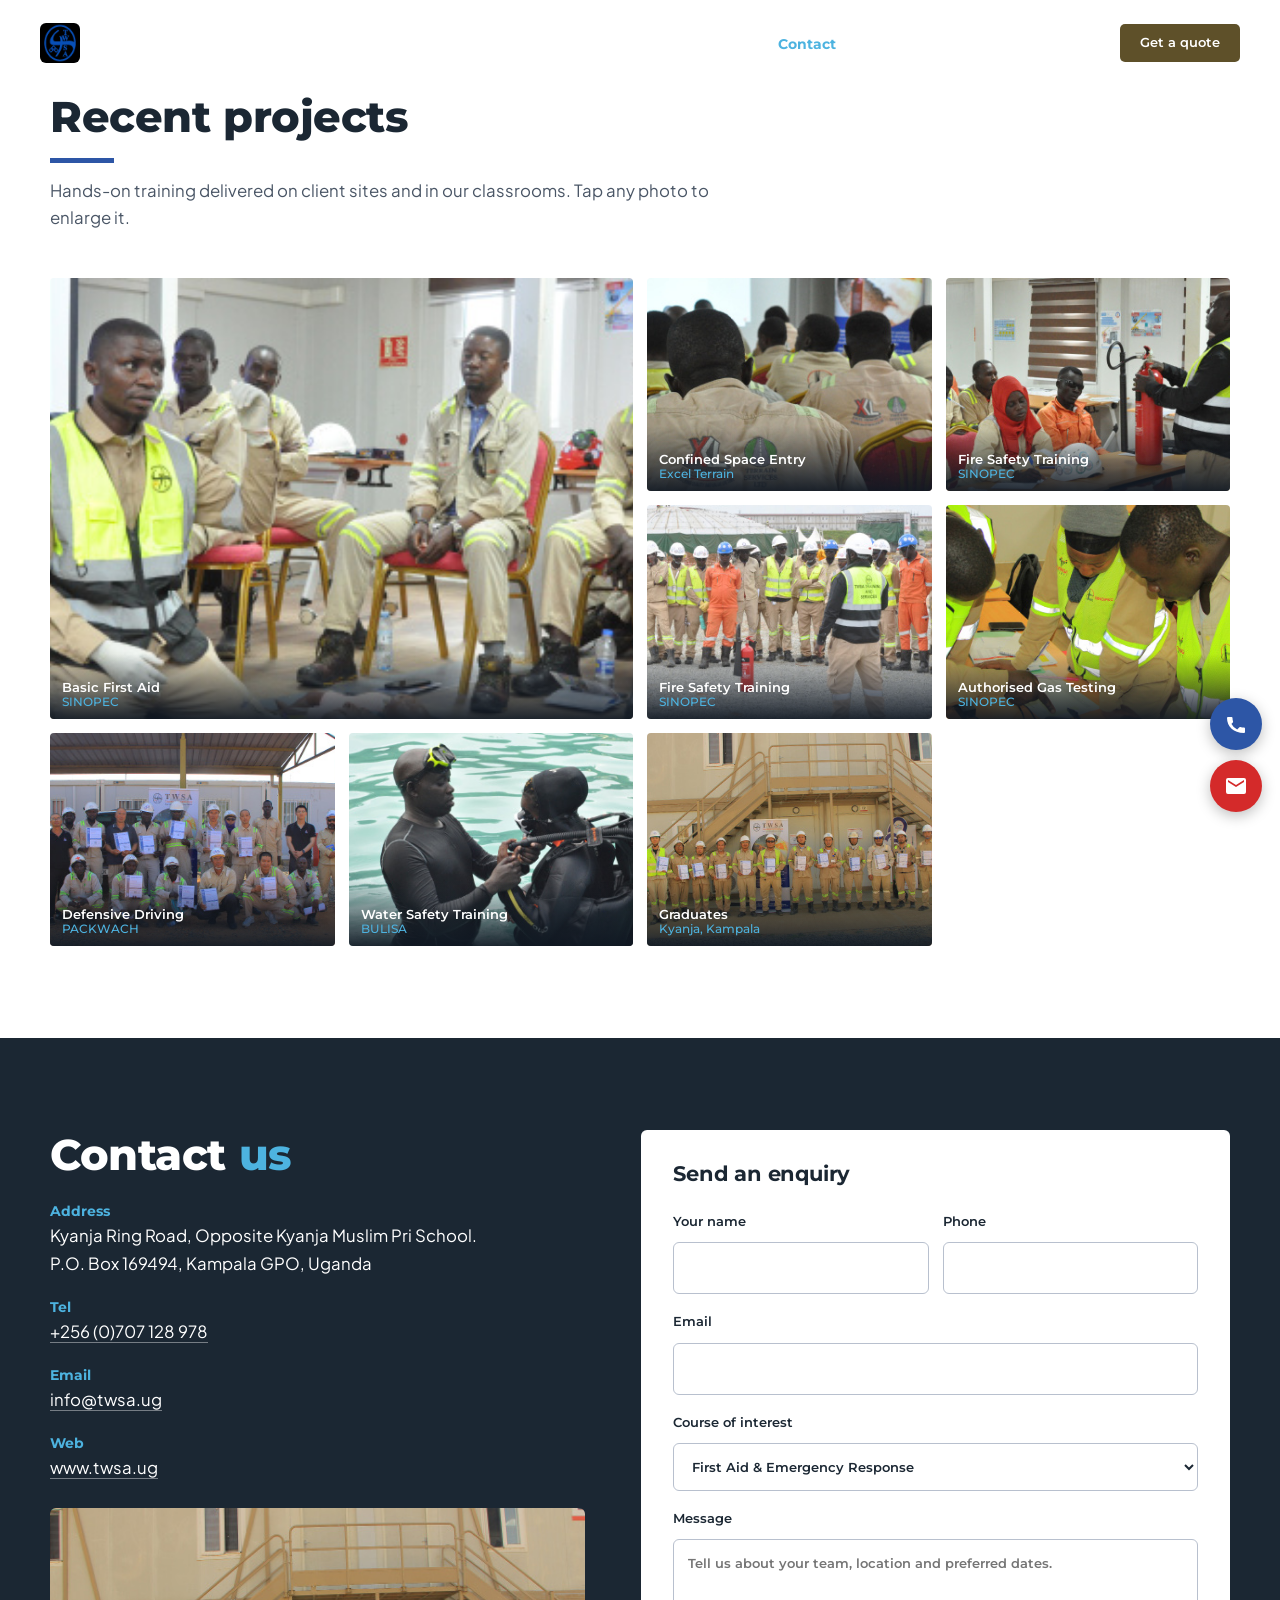
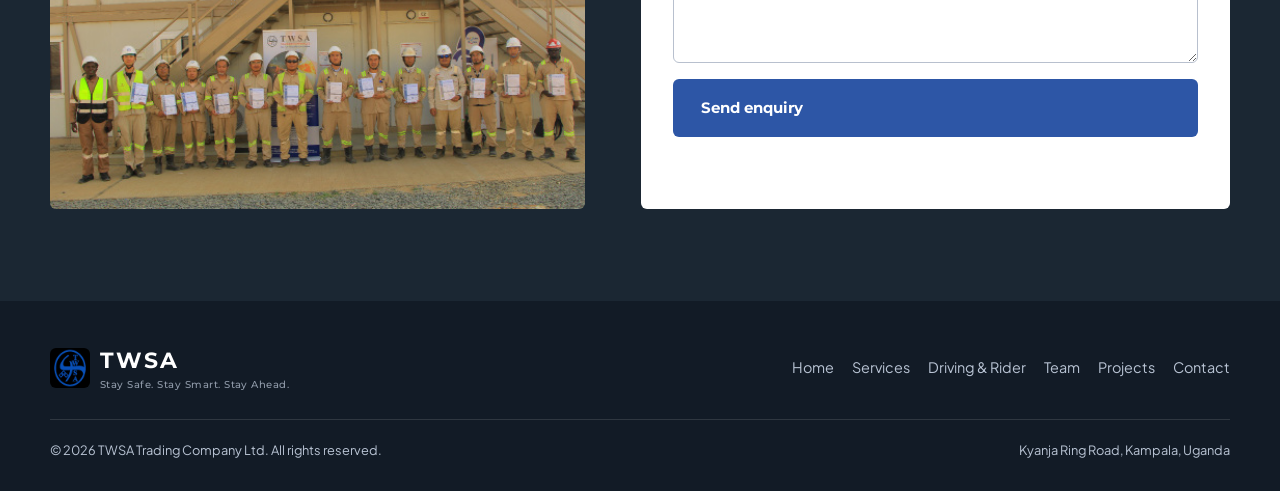
<file: contact.html>
<!DOCTYPE html>
<html lang="en">
<head>
<meta charset="utf-8">
<meta name="viewport" content="width=device-width, initial-scale=1, viewport-fit=cover">
<title>Contact &amp; Projects | TWSA Training &amp; Services</title>
<meta name="description" content="Contact TWSA Training & Services in Kampala, Uganda — see recent projects and send an enquiry.">
<link rel="preconnect" href="https://fonts.googleapis.com">
<link rel="preconnect" href="https://fonts.gstatic.com" crossorigin>
<link href="https://fonts.googleapis.com/css2?family=Montserrat:ital,wght@0,400;0,500;0,600;0,700;0,800;1,500&family=Plus+Jakarta+Sans:wght@400;500;600;700&display=swap" rel="stylesheet">
<link rel="stylesheet" href="https://cdnjs.cloudflare.com/ajax/libs/font-awesome/6.4.0/css/all.min.css">
<link rel="stylesheet" href="css/style.css">
<link rel="stylesheet" href="css/hero-slider.css">
</head>
<body>
<a class="skip" href="#main">Skip to content</a>

<header class="site">
  <a class="brand" href="index.html" aria-label="TWSA home">
    <img src="images/logo.png" alt="TWSA logo" width="40" height="40">
    <span><b>TWSA</b><small>Training &amp; Services</small></span>
  </a>

  <ul class="nav-links">
    <li><a href="index.html">Home</a></li>
    <li><a href="services.html">Services</a></li>
    <li><a href="index.html#driving">Driving</a></li>
    <li><a href="team.html">Team</a></li>
    <li class="active"><a href="contact.html">Contact</a></li>
  </ul>

  <div class="nav-buttons">
    <button class="theme" aria-label="Toggle dark mode"><i class="fa-regular fa-moon"></i></button>
    <a class="btn-login" href="contact.html" style="text-decoration:none">Get a quote</a>
  </div>
</header>

<main id="main">

<!-- PROJECTS -->
<section id="projects">
  <div class="wrap">
    <div class="sec-head">
      <h2>Recent projects</h2>
      <p>Hands-on training delivered on client sites and in our classrooms. Tap any photo to enlarge it.</p>
    </div>
    <div class="gallery" id="gallery"></div>
  </div>
</section>

<!-- CONTACT -->
<section id="contact" class="contact">
  <div class="wrap contact-grid">
    <div>
      <h2>Contact <span>us</span></h2>
      <dl>
        <div><dt>Address</dt><dd>Kyanja Ring Road, Opposite Kyanja Muslim Pri School.<br>P.O. Box 169494, Kampala GPO, Uganda</dd></div>
        <div><dt>Tel</dt><dd><a href="tel:+256707128978">+256 (0)707 128 978</a></dd></div>
        <div><dt>Email</dt><dd><a href="mailto:info@twsa.ug">info@twsa.ug</a></dd></div>
        <div><dt>Web</dt><dd><a href="https://www.twsa.ug" target="_blank" rel="noopener">www.twsa.ug</a></dd></div>
      </dl>
      <div class="contact-photo"><img src="images/proj8.jpg" alt="TWSA trainees with certificates in front of site offices"></div>
    </div>
    <form id="enquiry" novalidate>
      <h3>Send an enquiry</h3>
      <div class="row2">
        <label>Your name<input name="name" required autocomplete="name"></label>
        <label>Phone<input name="phone" type="tel" autocomplete="tel"></label>
      </div>
      <label>Email<input name="email" type="email" required autocomplete="email"></label>
      <label>Course of interest
        <select name="course" id="courseSel"></select>
      </label>
      <label>Message<textarea name="msg" required placeholder="Tell us about your team, location and preferred dates."></textarea></label>
      <button class="btn blue" type="submit">Send enquiry</button>
      <p class="note" id="formNote" role="status"></p>
    </form>
  </div>
</section>

</main>

<div class="fab-container">
  <a class="fab fab-call" href="tel:+256707128978" aria-label="Call us">
    <svg viewBox="0 0 24 24"><path d="M6.62 10.79a15.05 15.05 0 006.59 6.59l2.2-2.2a1 1 0 011.01-.24c1.12.37 2.33.57 3.58.57a1 1 0 011 1V20a1 1 0 01-1 1C9.61 21 3 14.39 3 6a1 1 0 011-1h3.5a1 1 0 011 1c0 1.25.2 2.46.57 3.58a1 1 0 01-.25 1.01l-2.2 2.2z"/></svg>
  </a>
  <a class="fab fab-mail" href="mailto:info@twsa.ug" aria-label="Email us">
    <svg viewBox="0 0 24 24"><path d="M20 4H4a2 2 0 00-2 2v12a2 2 0 002 2h16a2 2 0 002-2V6a2 2 0 00-2-2zm0 4l-8 5-8-5V6l8 5 8-5v2z"/></svg>
  </a>
</div>

<nav class="bottom-tab" aria-label="Mobile navigation">
  <a href="index.html"><svg viewBox="0 0 24 24"><path d="M10 20v-6h4v6h5v-8h3L12 3 2 12h3v8z"/></svg><span>Home</span></a>
  <a href="services.html"><svg viewBox="0 0 24 24"><path d="M12 2C6.48 2 2 6.48 2 12s4.48 10 10 10 10-4.48 10-10S17.52 2 12 2zm-2 15l-5-5 1.41-1.41L10 14.17l7.59-7.59L19 8l-9 9z"/></svg><span>Services</span></a>
  <a href="team.html"><svg viewBox="0 0 24 24"><path d="M16 11c1.66 0 2.99-1.34 2.99-3S17.66 5 16 5c-1.66 0-3 1.34-3 3s1.34 3 3 3zm-8 0c1.66 0 2.99-1.34 2.99-3S9.66 5 8 5C6.34 5 5 6.34 5 8s1.34 3 3 3zm0 2c-2.33 0-7 1.17-7 3.5V19h14v-2.5c0-2.33-4.67-3.5-7-3.5zm8 0c-.29 0-.62.02-.97.05 1.16.84 1.97 1.97 1.97 3.45V19h6v-2.5c0-2.33-4.67-3.5-7-3.5z"/></svg><span>Team</span></a>
  <a href="contact.html" class="active"><svg viewBox="0 0 24 24"><path d="M20 4H4a2 2 0 00-2 2v12a2 2 0 002 2h16a2 2 0 002-2V6a2 2 0 00-2-2zm0 4l-8 5-8-5V6l8 5 8-5v2z"/></svg><span>Contact</span></a>
</nav>

<footer>
  <div class="wrap">
    <div class="foot">
      <a class="brand" href="index.html"><img src="images/logo.png" alt="" width="46" height="46"><span><b>TWSA</b><small>Stay Safe. Stay Smart. Stay Ahead.</small></span></a>
      <nav aria-label="Footer">
        <a href="index.html">Home</a>
        <a href="services.html">Services</a>
        <a href="index.html#driving">Driving &amp; Rider</a>
        <a href="team.html">Team</a>
        <a href="contact.html#projects">Projects</a>
        <a href="contact.html">Contact</a>
      </nav>
    </div>
    <div class="copy">
      <span>&copy; <span id="yr"></span> TWSA Trading Company Ltd. All rights reserved.</span>
      <span>Kyanja Ring Road, Kampala, Uganda</span>
    </div>
  </div>
</footer>

<button class="top" id="toTop" aria-label="Back to top">&#8593;</button>

<!-- LIGHTBOX -->
<dialog id="lb" aria-label="Project photo">
  <button class="close" aria-label="Close" data-close>&times;</button>
  <img id="lbImg" alt="">
  <p id="lbCap"></p>
</dialog>

<script src="js/app.js"></script>
</body>
</html>
</file>
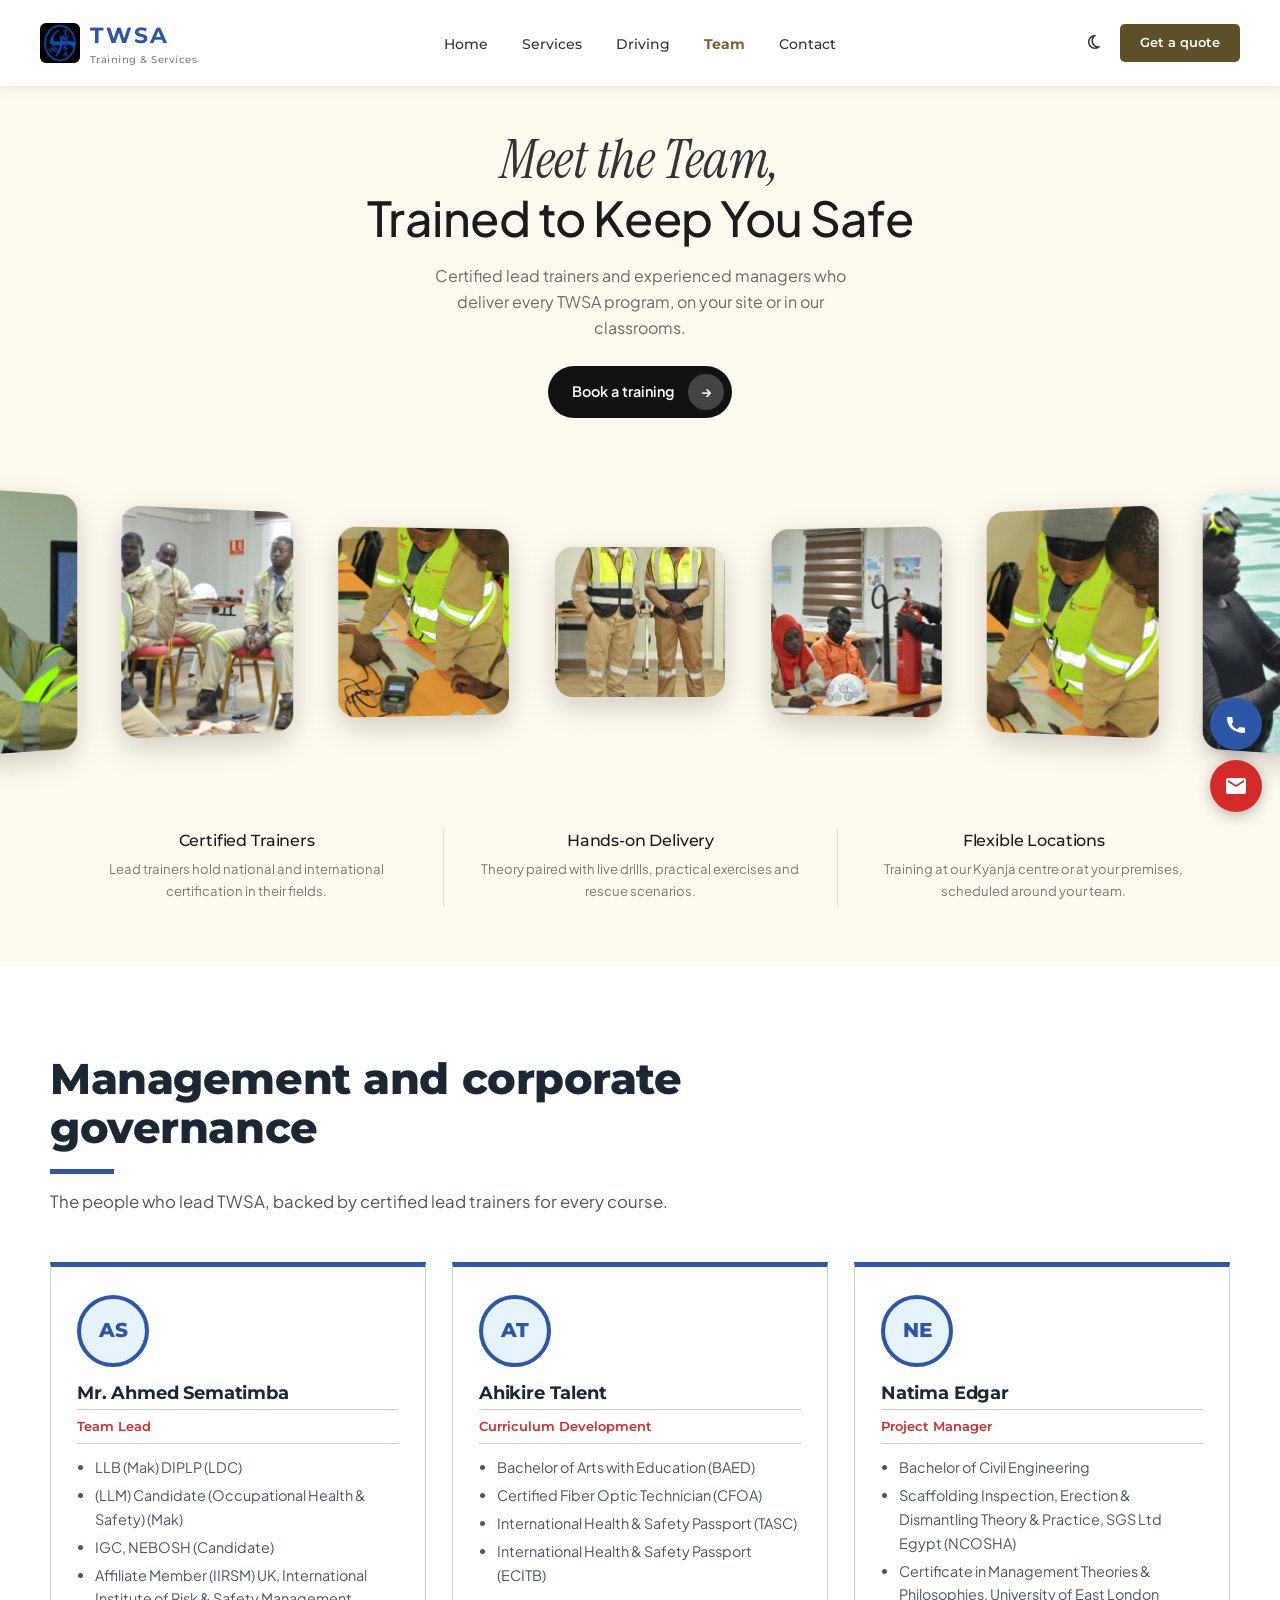
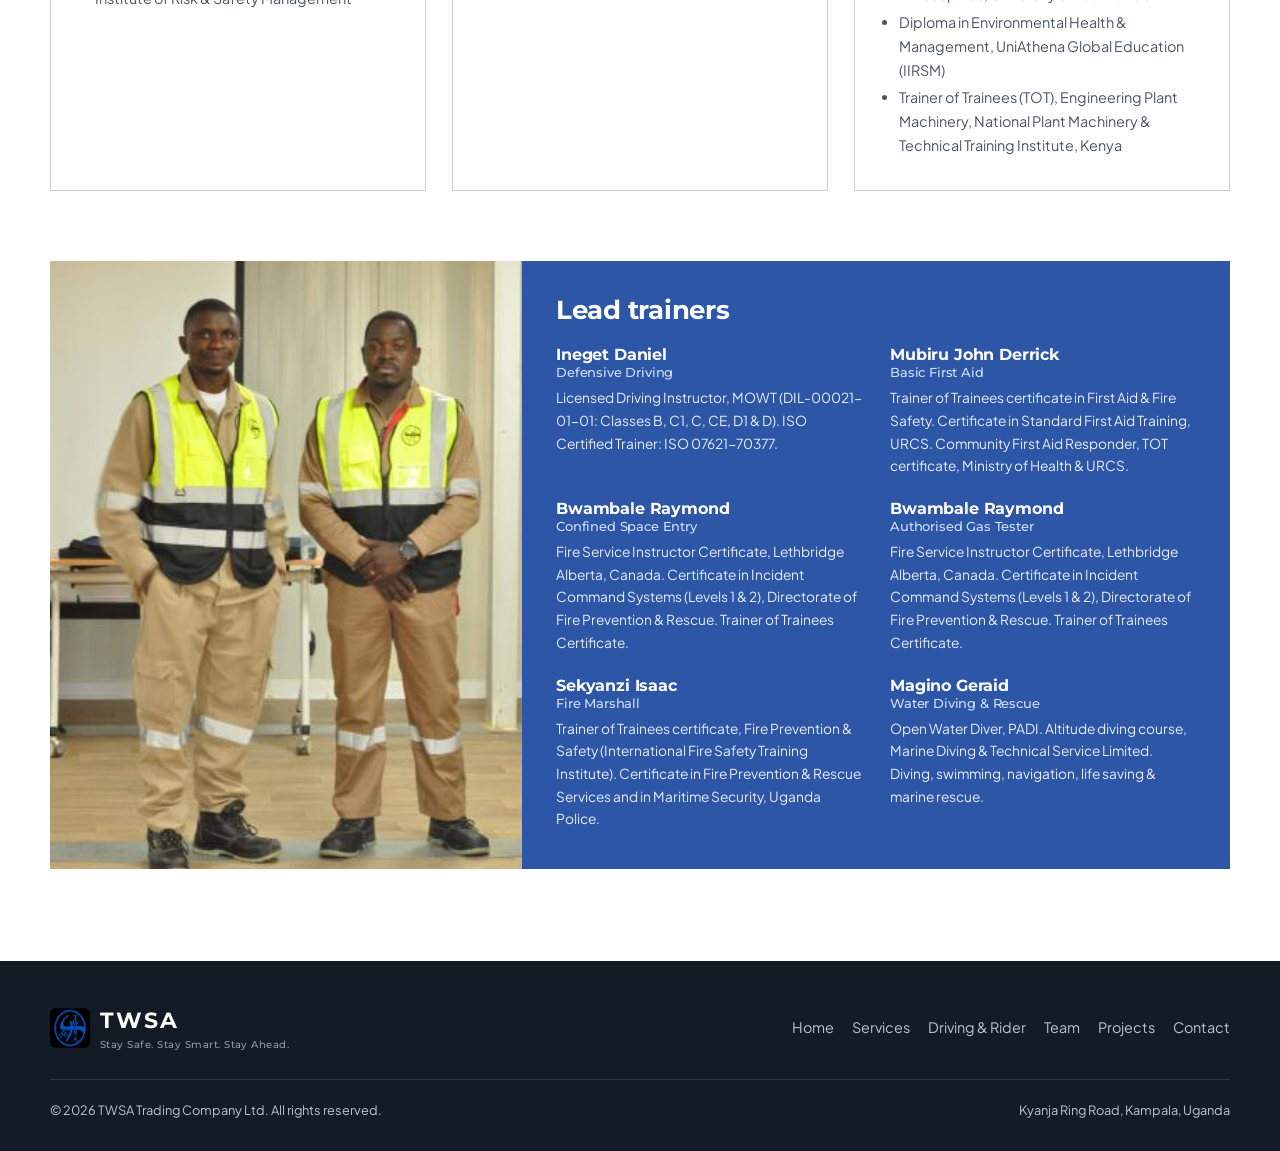
<file: team.html>
<!DOCTYPE html>
<html lang="en">
<head>
<meta charset="utf-8">
<meta name="viewport" content="width=device-width, initial-scale=1, viewport-fit=cover">
<title>Our Team | TWSA Training &amp; Services</title>
<meta name="description" content="Meet the management and certified lead trainers behind TWSA Training & Services.">
<link rel="preconnect" href="https://fonts.googleapis.com">
<link rel="preconnect" href="https://fonts.gstatic.com" crossorigin>
<link href="https://fonts.googleapis.com/css2?family=Montserrat:ital,wght@0,400;0,500;0,600;0,700;0,800;1,500&family=Plus+Jakarta+Sans:wght@400;500;600;700&display=swap" rel="stylesheet">
<link rel="stylesheet" href="https://cdnjs.cloudflare.com/ajax/libs/font-awesome/6.4.0/css/all.min.css">
<link rel="stylesheet" href="css/style.css">
<link rel="stylesheet" href="css/hero-slider.css">
<link href="https://fonts.googleapis.com/css2?family=Instrument+Serif:ital@0;1&display=swap" rel="stylesheet">
<link rel="stylesheet" href="css/team-hero.css">
</head>
<body>
<a class="skip" href="#main">Skip to content</a>

<header class="site on-light">
  <a class="brand" href="index.html" aria-label="TWSA home">
    <img src="images/logo.png" alt="TWSA logo" width="40" height="40">
    <span><b>TWSA</b><small>Training &amp; Services</small></span>
  </a>

  <ul class="nav-links">
    <li><a href="index.html">Home</a></li>
    <li><a href="services.html">Services</a></li>
    <li><a href="index.html#driving">Driving</a></li>
    <li class="active"><a href="team.html">Team</a></li>
    <li><a href="contact.html">Contact</a></li>
  </ul>

  <div class="nav-buttons">
    <button class="theme" aria-label="Toggle dark mode"><i class="fa-regular fa-moon"></i></button>
    <a class="btn-login" href="contact.html" style="text-decoration:none">Get a quote</a>
  </div>
</header>

<main id="main">

<section class="tm-hero">
  <div class="wrap">
    <h1><em>Meet the Team,</em><span>Trained to Keep You Safe</span></h1>
    <p>Certified lead trainers and experienced managers who deliver every TWSA program, on your site or in our classrooms.</p>
    <a class="tm-btn" href="contact.html">Book a training <i aria-hidden="true">&rarr;</i></a>
  </div>
  <div class="tm-stage" id="tmStage" aria-label="Training photos"><div class="tm-card"><img src="images/team.jpg" alt="Two TWSA trainers"></div><div class="tm-card"><img src="images/proj3.jpg" alt="Fire safety training"></div><div class="tm-card"><img src="images/proj5.jpg" alt="Gas testing session"></div><div class="tm-card"><img src="images/proj7.jpg" alt="Water safety training"></div><div class="tm-card"><img src="images/marshal.jpg" alt="Fire marshal classroom"></div><div class="tm-card"><img src="images/diving.jpg" alt="Diving rescue training"></div><div class="tm-card"><img src="images/confined.jpg" alt="Confined space mask fitting"></div><div class="tm-card"><img src="images/proj1.jpg" alt="First aid class"></div><div class="tm-card"><img src="images/agt.jpg" alt="Gas tester training"></div></div>
  <div class="wrap tm-feats">
    <div><h3>Certified Trainers</h3><p>Lead trainers hold national and international certification in their fields.</p></div>
    <div><h3>Hands-on Delivery</h3><p>Theory paired with live drills, practical exercises and rescue scenarios.</p></div>
    <div><h3>Flexible Locations</h3><p>Training at our Kyanja centre or at your premises, scheduled around your team.</p></div>
  </div>
</section>
<section id="team">
  <div class="wrap">
    <div class="sec-head">
      <h2>Management and corporate governance</h2>
      <p>The people who lead TWSA, backed by certified lead trainers for every course.</p>
    </div>

    <div class="mgmt">
      <article class="person">
        <div class="avatar" aria-hidden="true">AS</div>
        <h3>Mr. Ahmed Sematimba</h3>
        <div class="role">Team Lead</div>
        <ul>
          <li>LLB (Mak) DIPLP (LDC)</li>
          <li>(LLM) Candidate (Occupational Health &amp; Safety) (Mak)</li>
          <li>IGC, NEBOSH (Candidate)</li>
          <li>Affiliate Member (IIRSM) UK, International Institute of Risk &amp; Safety Management</li>
        </ul>
      </article>
      <article class="person">
        <div class="avatar" aria-hidden="true">AT</div>
        <h3>Ahikire Talent</h3>
        <div class="role">Curriculum Development</div>
        <ul>
          <li>Bachelor of Arts with Education (BAED)</li>
          <li>Certified Fiber Optic Technician (CFOA)</li>
          <li>International Health &amp; Safety Passport (TASC)</li>
          <li>International Health &amp; Safety Passport (ECITB)</li>
        </ul>
      </article>
      <article class="person">
        <div class="avatar" aria-hidden="true">NE</div>
        <h3>Natima Edgar</h3>
        <div class="role">Project Manager</div>
        <ul>
          <li>Bachelor of Civil Engineering</li>
          <li>Scaffolding Inspection, Erection &amp; Dismantling Theory &amp; Practice, SGS Ltd Egypt (NCOSHA)</li>
          <li>Certificate in Management Theories &amp; Philosophies, University of East London</li>
          <li>Diploma in Environmental Health &amp; Management, UniAthena Global Education (IIRSM)</li>
          <li>Trainer of Trainees (TOT), Engineering Plant Machinery, National Plant Machinery &amp; Technical Training Institute, Kenya</li>
        </ul>
      </article>
    </div>

    <div class="trainers full">
      <div class="trainer-photo">
        <img src="images/team.jpg" alt="Two TWSA trainers in high-visibility vests and coveralls">
      </div>
      <div class="trainer-list">
        <h3 class="ttl">Lead trainers</h3>
        <article>
          <h4>Ineget Daniel<small>Defensive Driving</small></h4>
          <p>Licensed Driving Instructor, MOWT (DIL-00021-01-01: Classes B, C1, C, CE, D1 &amp; D). ISO Certified Trainer: ISO 07621-70377.</p>
        </article>
        <article>
          <h4>Mubiru John Derrick<small>Basic First Aid</small></h4>
          <p>Trainer of Trainees certificate in First Aid &amp; Fire Safety. Certificate in Standard First Aid Training, URCS. Community First Aid Responder, TOT certificate, Ministry of Health &amp; URCS.</p>
        </article>
        <article>
          <h4>Bwambale Raymond<small>Confined Space Entry</small></h4>
          <p>Fire Service Instructor Certificate, Lethbridge Alberta, Canada. Certificate in Incident Command Systems (Levels 1 &amp; 2), Directorate of Fire Prevention &amp; Rescue. Trainer of Trainees Certificate.</p>
        </article>
        <article>
          <h4>Bwambale Raymond<small>Authorised Gas Tester</small></h4>
          <p>Fire Service Instructor Certificate, Lethbridge Alberta, Canada. Certificate in Incident Command Systems (Levels 1 &amp; 2), Directorate of Fire Prevention &amp; Rescue. Trainer of Trainees Certificate.</p>
        </article>
        <article>
          <h4>Sekyanzi Isaac<small>Fire Marshall</small></h4>
          <p>Trainer of Trainees certificate, Fire Prevention &amp; Safety (International Fire Safety Training Institute). Certificate in Fire Prevention &amp; Rescue Services and in Maritime Security, Uganda Police.</p>
        </article>
        <article>
          <h4>Magino Geraid<small>Water Diving &amp; Rescue</small></h4>
          <p>Open Water Diver, PADI. Altitude diving course, Marine Diving &amp; Technical Service Limited. Diving, swimming, navigation, life saving &amp; marine rescue.</p>
        </article>
      </div>
    </div>
  </div>
</section>

</main>

<div class="fab-container">
  <a class="fab fab-call" href="tel:+256707128978" aria-label="Call us">
    <svg viewBox="0 0 24 24"><path d="M6.62 10.79a15.05 15.05 0 006.59 6.59l2.2-2.2a1 1 0 011.01-.24c1.12.37 2.33.57 3.58.57a1 1 0 011 1V20a1 1 0 01-1 1C9.61 21 3 14.39 3 6a1 1 0 011-1h3.5a1 1 0 011 1c0 1.25.2 2.46.57 3.58a1 1 0 01-.25 1.01l-2.2 2.2z"/></svg>
  </a>
  <a class="fab fab-mail" href="mailto:info@twsa.ug" aria-label="Email us">
    <svg viewBox="0 0 24 24"><path d="M20 4H4a2 2 0 00-2 2v12a2 2 0 002 2h16a2 2 0 002-2V6a2 2 0 00-2-2zm0 4l-8 5-8-5V6l8 5 8-5v2z"/></svg>
  </a>
</div>

<nav class="bottom-tab" aria-label="Mobile navigation">
  <a href="index.html"><svg viewBox="0 0 24 24"><path d="M10 20v-6h4v6h5v-8h3L12 3 2 12h3v8z"/></svg><span>Home</span></a>
  <a href="services.html"><svg viewBox="0 0 24 24"><path d="M12 2C6.48 2 2 6.48 2 12s4.48 10 10 10 10-4.48 10-10S17.52 2 12 2zm-2 15l-5-5 1.41-1.41L10 14.17l7.59-7.59L19 8l-9 9z"/></svg><span>Services</span></a>
  <a href="team.html" class="active"><svg viewBox="0 0 24 24"><path d="M16 11c1.66 0 2.99-1.34 2.99-3S17.66 5 16 5c-1.66 0-3 1.34-3 3s1.34 3 3 3zm-8 0c1.66 0 2.99-1.34 2.99-3S9.66 5 8 5C6.34 5 5 6.34 5 8s1.34 3 3 3zm0 2c-2.33 0-7 1.17-7 3.5V19h14v-2.5c0-2.33-4.67-3.5-7-3.5zm8 0c-.29 0-.62.02-.97.05 1.16.84 1.97 1.97 1.97 3.45V19h6v-2.5c0-2.33-4.67-3.5-7-3.5z"/></svg><span>Team</span></a>
  <a href="contact.html"><svg viewBox="0 0 24 24"><path d="M20 4H4a2 2 0 00-2 2v12a2 2 0 002 2h16a2 2 0 002-2V6a2 2 0 00-2-2zm0 4l-8 5-8-5V6l8 5 8-5v2z"/></svg><span>Contact</span></a>
</nav>

<footer>
  <div class="wrap">
    <div class="foot">
      <a class="brand" href="index.html"><img src="images/logo.png" alt="" width="46" height="46"><span><b>TWSA</b><small>Stay Safe. Stay Smart. Stay Ahead.</small></span></a>
      <nav aria-label="Footer">
        <a href="index.html">Home</a>
        <a href="services.html">Services</a>
        <a href="index.html#driving">Driving &amp; Rider</a>
        <a href="team.html">Team</a>
        <a href="contact.html#projects">Projects</a>
        <a href="contact.html">Contact</a>
      </nav>
    </div>
    <div class="copy">
      <span>&copy; <span id="yr"></span> TWSA Trading Company Ltd. All rights reserved.</span>
      <span>Kyanja Ring Road, Kampala, Uganda</span>
    </div>
  </div>
</footer>

<button class="top" id="toTop" aria-label="Back to top">&#8593;</button>

<script src="js/app.js"></script>
</body>
</html>
</file>
<file: css/style.css>
:root{
  --blue:#2D56A6; --blue-deep:#1F3F80; --navy:#1B2733; --sky:#4DB3E0; --sky-soft:#E6F3FA;
  --red:#D42A2A; --orange:#FF5500; --royal:#0009D9; --grey:#E4E6EA; --grey-line:#C9CDD6;
  --bg:#FFFFFF; --bg-alt:#F3F6FB; --ink:#1B2733; --ink-soft:#4A5666; --card:#FFFFFF;
  --head:'Montserrat',system-ui,-apple-system,'Segoe UI',Arial,sans-serif;
  --body:'Plus Jakarta Sans','Montserrat',system-ui,-apple-system,'Segoe UI',Arial,sans-serif;
  --maxw:1180px;
  box-sizing:border-box; padding-top:env(safe-area-inset-top,0px); padding-bottom:env(safe-area-inset-bottom,0px);
}
html{scroll-behavior:smooth;scroll-padding-top:calc(84px + env(safe-area-inset-top,0px))}
*,*::before,*::after{box-sizing:border-box}
body{margin:0;background:var(--bg);color:var(--ink);font-family:var(--body);font-size:16px;line-height:1.65;-webkit-font-smoothing:antialiased;padding-bottom:0}
img{max-width:100%;display:block}
a{color:inherit}
h1,h2,h3,h4{font-family:var(--head);line-height:1.15;margin:0;letter-spacing:-.01em}
p{margin:0}
:focus-visible{outline:3px solid var(--sky);outline-offset:3px;border-radius:4px}
.wrap{width:min(var(--maxw),100% - 40px);margin-inline:auto}
.skip{position:absolute;left:-999px;top:8px;background:#fff;color:#000;padding:8px 14px;z-index:200}
.skip:focus{left:8px}

/* =========================================
   INTRO VIDEO OVERLAY (Lakbay-style)
   ========================================= */
#intro-overlay{
  position:fixed; inset:0; width:100%; height:100vh;
  background:#0b0b0e; z-index:9999;
  display:flex; align-items:center; justify-content:center;
  text-align:center; transition:opacity 1s ease;
}
#intro-overlay.fade-out{opacity:0;pointer-events:none}
.hero-video{
  position:absolute; top:0; left:0;
  width:100%; height:100%;
  object-fit:cover; z-index:0; pointer-events:none;
}
.hero-video-overlay{
  position:absolute; inset:0;
  background:rgba(0,0,0,.45); z-index:1;
}
.intro-content{
  position:relative; z-index:2;
  max-width:800px; padding:2rem;
  color:#fff;
}
.intro-content h1{
  font-size:clamp(3rem,10vw,6rem); font-weight:800;
  letter-spacing:-.02em; line-height:1.1;
  text-shadow:0 8px 30px rgba(0,0,0,.6);
  font-family:var(--head);
}
.intro-content p{
  font-size:clamp(1.2rem,4vw,1.8rem);
  margin-top:1rem; opacity:.9; font-weight:300;
  text-shadow:0 4px 20px rgba(0,0,0,.5);
}

/* Main website hidden until video ends (index only) */
body.has-intro #main-website{opacity:0;transition:opacity 1s ease;display:none}
body.has-intro #main-website.show{display:block;animation:fadeInMain 1s ease forwards}
@keyframes fadeInMain{0%{opacity:0}100%{opacity:1}}
body.has-intro{overflow:hidden}
body.has-intro.revealed{overflow:auto}

/* =========================================
   LAKBAY-STYLE HEADER
   ========================================= */
header.site{
  position:fixed; top:0; left:0; right:0;
  z-index:100;
  display:flex; align-items:center; justify-content:space-between;
  padding:18px 40px;
  background:transparent;
  color:#fff;
  transition:background .35s ease, color .35s ease, box-shadow .35s ease, padding .35s ease;
  padding-top:calc(18px + env(safe-area-inset-top,0px));
}
header.site.scrolled{
  background:rgba(255,255,255,.97);
  color:#333;
  box-shadow:0 2px 14px rgba(0,0,0,.08);
  padding-top:calc(12px + env(safe-area-inset-top,0px));
  padding-bottom:12px;
}
header.site.on-light{
  background:rgba(255,255,255,.97);
  color:#333;
  box-shadow:0 2px 14px rgba(0,0,0,.08);
}

.brand{
  display:flex; align-items:center; gap:10px;
  text-decoration:none; color:inherit;
  font-family:var(--head); font-weight:800;
  font-size:22px; letter-spacing:2px;
}
.brand img{width:40px;height:40px;border-radius:6px}
.brand span small{
  display:block; font-size:.6rem; font-weight:500;
  letter-spacing:.05em; opacity:.75; margin-top:-2px;
}
header.site.scrolled .brand b,
header.site.on-light .brand b{color:var(--blue)}
header.site.scrolled .brand small,
header.site.on-light .brand small{color:var(--ink-soft)}

.nav-links{
  list-style:none; display:flex; gap:34px;
  margin:0; padding:0;
  position:absolute; left:50%; transform:translateX(-50%);
}
.nav-links li a{
  text-decoration:none; color:inherit;
  font-family:var(--head); font-weight:500; font-size:14px;
  transition:color .25s;
  position:relative;
}
.nav-links li a:hover,
.nav-links li.active a{color:var(--sky);font-weight:700}
header.site.scrolled .nav-links li a:hover,
header.site.scrolled .nav-links li.active a,
header.site.on-light .nav-links li a:hover,
header.site.on-light .nav-links li.active a{color:#7c6034}

.nav-buttons{
  display:flex; align-items:center; gap:14px;
}
.nav-buttons .theme{
  background:none; border:0; color:inherit;
  font-size:16px; cursor:pointer; padding:6px;
}
.btn-signup, .btn-login{
  padding:8px 20px; border-radius:5px;
  border:1px solid currentColor;
  cursor:pointer; font-weight:600;
  font-family:var(--head); font-size:13px;
  background:transparent; color:inherit;
  transition:background .2s, color .2s;
}
.btn-signup:hover{background:rgba(255,255,255,.15)}
header.site.scrolled .btn-signup:hover,
header.site.on-light .btn-signup:hover{background:rgba(0,0,0,.06)}
.btn-login{
  background:#5E5029; color:#fff; border:none;
}
.btn-login:hover{background:#4a3f1f}

/* mobile hamburger (hidden by default; nav-links become bottom tab) */
.burger{display:none}

/* =========================================
   PAGE BANNER (inner pages)
   ========================================= */
.page-banner{
  background:linear-gradient(135deg,var(--blue-deep),var(--blue));
  color:#fff; padding:140px 0 70px;
  position:relative; overflow:hidden;
}
.page-banner::after{
  content:""; position:absolute; left:0; right:0; bottom:0; height:8px;
  background:linear-gradient(90deg,var(--sky),var(--blue),var(--red));
}
.page-banner h1{font-size:clamp(2rem,4vw,3rem);font-weight:800;margin-bottom:12px}
.page-banner p{color:#EAF1FB;max-width:640px;font-size:1.05rem}

/* =========================================
   HERO (home page)
   ========================================= */
.hero{
  position:relative; background:var(--blue); color:#fff;
  overflow:hidden; isolation:isolate;
}
.hero-photo{
  position:absolute; inset:0 0 0 38%; z-index:-2;
  clip-path:polygon(18% 0,100% 0,100% 100%,0 100%);
}
.hero-photo img{width:100%;height:100%;object-fit:cover;object-position:center 30%}
.hero::after{
  content:""; position:absolute; left:0; right:0; bottom:0; height:10px;
  background:linear-gradient(90deg,var(--sky),var(--blue),var(--red)); z-index:1;
}
.hero-slash{
  position:absolute; z-index:-1; left:-10%; bottom:-40px;
  width:60%; height:120px;
  background:linear-gradient(90deg,rgba(77,179,224,.55),transparent);
  transform:skewY(-18deg);
}
.hero-in{
  padding:160px 0 110px;
  min-height:min(90vh,760px);
  display:flex; flex-direction:column; justify-content:center;
  max-width:540px;
}
.hero .tag{
  font-family:var(--head); font-weight:600; font-size:1.02rem; color:#fff;
  margin-bottom:18px; display:flex; gap:14px; flex-wrap:wrap;
}
.hero .tag span{
  padding:4px 12px; border-left:3px solid var(--red);
  background:rgba(255,255,255,.12);
}
.hero h1{font-size:clamp(2.1rem,4.4vw,3.4rem);font-weight:800;margin-bottom:20px}
.hero p.lead{font-size:1.1rem;max-width:520px;color:#EAF1FB;margin-bottom:30px}
.btns{display:flex;gap:12px;flex-wrap:wrap}
.btn{
  display:inline-flex; align-items:center; gap:8px;
  padding:14px 26px; border-radius:6px;
  font-family:var(--head); font-weight:700; font-size:.92rem;
  text-decoration:none; border:2px solid transparent;
  cursor:pointer; transition:background .2s,color .2s,border-color .2s;
}
.btn.primary{background:var(--red);color:#fff}
.btn.primary:hover{background:#b81f1f}
.btn.ghost{border-color:#fff;color:#fff;background:transparent}
.btn.ghost:hover{background:#fff;color:var(--blue)}
.btn.blue{background:var(--blue);color:#fff}
.btn.blue:hover{background:var(--blue-deep)}
.btn.orange{background:var(--orange);color:#fff}
.btn.orange:hover{background:#e04a00}
.hero-in>*{animation:rise .8s both}
.hero-in>*:nth-child(2){animation-delay:.1s}
.hero-in>*:nth-child(3){animation-delay:.2s}
.hero-in>*:nth-child(4){animation-delay:.3s}
@keyframes rise{from{opacity:0;transform:translateY(22px)}to{opacity:1;transform:none}}

/* =========================================
   SECTIONS & UI (unchanged content blocks)
   ========================================= */
.stats{background:var(--navy);color:#fff}
.stats ul{list-style:none;margin:0;padding:0;display:grid;grid-template-columns:repeat(4,1fr)}
.stats li{padding:30px 22px;border-left:1px solid rgba(255,255,255,.14)}
.stats li:first-child{border-left:0}
.stats b{display:block;font-family:var(--head);font-size:clamp(2rem,4vw,2.9rem);font-weight:800;color:var(--sky);line-height:1}
.stats span{font-size:.92rem;color:#CBD5E3}

section{padding:92px 0}
section.alt{background:var(--bg-alt)}
.sec-head{max-width:700px;margin-bottom:46px}
.sec-head h2{font-size:clamp(1.8rem,3.4vw,2.7rem);font-weight:800;margin-bottom:14px}
.sec-head h2::after{content:"";display:block;width:64px;height:5px;background:var(--blue);margin-top:16px}
.sec-head p{color:var(--ink-soft);font-size:1.05rem}
.center{text-align:center;margin-inline:auto}
.center h2::after{margin-inline:auto}

/* about */
.about-grid{display:grid;grid-template-columns:1.05fr 1fr;gap:56px;align-items:center}
.about-photos{position:relative;padding-bottom:70px}
.about-photos .a1{width:88%;border-radius:4px;aspect-ratio:3/2;object-fit:cover;box-shadow:12px 12px 0 var(--sky)}
.about-photos .a2{position:absolute;right:0;bottom:0;width:46%;aspect-ratio:1/1;object-fit:cover;border:8px solid var(--bg);border-radius:4px}
.about-copy p{color:var(--ink-soft);margin-bottom:16px}
.vm{display:grid;gap:16px;margin-top:26px}
.vm div{background:var(--blue);color:#fff;padding:22px 26px 22px 28px;clip-path:polygon(0 0,100% 0,calc(100% - 22px) 100%,0 100%)}
.vm h3{font-size:1rem;margin-bottom:6px;padding-bottom:8px;border-bottom:2px solid rgba(255,255,255,.7);display:inline-block}
.vm p{color:#E8F0FB;margin:0;font-size:.95rem}
.why{margin-top:60px;display:grid;grid-template-columns:repeat(3,1fr);gap:0 40px;padding:0}
.why li{list-style:none;padding:16px 0 16px 26px;border-bottom:1px solid var(--grey-line);position:relative;font-family:var(--head);font-weight:600;font-size:.95rem}
.why li::before{content:"";position:absolute;left:0;top:25px;width:12px;height:12px;border-radius:50%;background:var(--sky)}

/* services */
.filters{display:flex;gap:8px;flex-wrap:wrap;margin-bottom:30px}
.filters button{font-family:var(--head);font-weight:700;font-size:.85rem;padding:10px 18px;border:2px solid var(--blue);background:transparent;color:var(--blue);border-radius:999px;cursor:pointer}
.filters button[aria-pressed="true"]{background:var(--blue);color:#fff}
.svc-grid{display:grid;grid-template-columns:repeat(auto-fill,minmax(260px,1fr));gap:24px}
.svc{background:var(--card);border:1px solid var(--grey-line);display:flex;flex-direction:column;text-align:left;padding:0;cursor:pointer;font:inherit;color:inherit;overflow:hidden;border-radius:4px}
.svc .ph{aspect-ratio:16/10;overflow:hidden;position:relative}
.svc .ph img{width:100%;height:100%;object-fit:cover;transition:transform .5s}
.svc:hover .ph img{transform:scale(1.05)}
.svc h3{background:var(--blue);color:#fff;font-size:1rem;padding:15px 22px;clip-path:polygon(0 0,100% 0,calc(100% - 26px) 100%,0 100%);margin-right:0}
.svc .tx{padding:18px 22px 22px;color:var(--ink-soft);font-size:.92rem;flex:1;display:flex;flex-direction:column;gap:12px}
.svc .tx span:first-child{display:-webkit-box;-webkit-box-orient:vertical;overflow:hidden}
.svc .more{font-family:var(--head);font-weight:700;color:var(--blue);font-size:.84rem;margin-top:auto}
.svc[hidden]{display:none}
dialog{border:0;padding:0;border-radius:6px;background:var(--card);color:var(--ink);width:min(760px,calc(100% - 28px));max-height:calc(100vh - 40px);overflow:auto;position:relative}
dialog::backdrop{background:rgba(15,23,34,.72)}
.dlg-img{aspect-ratio:16/8;width:100%;object-fit:cover}
.dlg-body{padding:28px 32px 34px}
.dlg-body h3{font-size:1.6rem;margin-bottom:12px}
.dlg-body p{color:var(--ink-soft);margin-bottom:20px}
.dlg-body h4{background:var(--grey);padding:8px 16px;font-size:.95rem;margin-bottom:12px;color:var(--blue)}
.dlg-body ul{margin:0 0 24px;padding-left:20px}
.dlg-body li{margin-bottom:6px}
.close{position:absolute;right:12px;top:12px;width:42px;height:42px;border-radius:50%;border:0;background:#fff;color:#000;font-size:1.5rem;cursor:pointer;line-height:1;z-index:2}

/* driving dept */
.drive{background:var(--royal);color:#f7f5f5;position:relative;overflow:hidden}
.drive .sec-head p{color:#D5D9FF}
.drive .sec-head h2::after{background:var(--orange)}
.drive-hero{display:grid;grid-template-columns:1.1fr 1fr;gap:48px;align-items:center;margin-bottom:56px}
.drive-hero .ph{position:relative}
.drive-hero .ph img.main{width:100%;aspect-ratio:4/3;object-fit:cover;border-radius:6px}
.drive-hero .ph img.sub{position:absolute;right:-14px;bottom:-34px;width:42%;aspect-ratio:4/3;object-fit:cover;border:6px solid var(--royal);border-radius:6px}
.drive-hero .badge{position:absolute;left:-12px;top:22px;background:var(--orange);color:#fff;font-family:var(--head);font-weight:700;padding:10px 18px;font-size:.9rem}
.drive-hero h3{font-size:clamp(1.6rem,3vw,2.3rem);margin-bottom:16px}
.drive-hero h3 i{font-style:italic;color:var(--orange)}
.drive-hero p{color:#E1E4FF;margin-bottom:14px}
.dgrid{display:grid;grid-template-columns:repeat(3,1fr);gap:26px}
.dcard{background:#F1F2F5;color:#1B2733;border-radius:12px;overflow:visible;position:relative;padding-bottom:10px}
.dcard .ph{height:190px;overflow:hidden;border-radius:12px 12px 0 0}
.dcard .ph img{width:100%;height:100%;object-fit:cover}
.dcard h3{background:#1B2733;color:#fff;font-size:1.05rem;text-align:center;padding:14px 16px;margin:-26px 24px 14px;border:4px solid var(--royal);border-radius:10px;position:relative}
.dcard ul{list-style:none;margin:0;padding:6px 22px 16px}
.dcard li{padding:7px 0 7px 26px;position:relative;font-size:.95rem}
.dcard li::before{content:"";position:absolute;left:0;top:13px;width:10px;height:10px;background:var(--royal);clip-path:polygon(0 0,60% 0,100% 50%,60% 100%,0 100%,40% 50%)}
.dwhy{margin-top:64px;display:grid;grid-template-columns:1fr 1.4fr;gap:44px;align-items:center}
.dwhy .ph{display:grid;grid-template-columns:1fr 1fr;gap:12px}
.dwhy .ph img{width:100%;height:100%;object-fit:cover;border-radius:8px;min-height:240px}
.dwhy .ph img:first-child{grid-column:1/-1;aspect-ratio:16/9;min-height:0}
.dwhy ul{list-style:none;margin:0;padding:0;display:grid;grid-template-columns:1fr 1fr;gap:22px 30px}
.dwhy li{border-left:4px solid var(--orange);padding-left:14px}
.dwhy li b{display:block;font-family:var(--head);margin-bottom:4px}
.dwhy li span{color:#D5D9FF;font-size:.92rem}
.dimpact{margin-top:60px;display:grid;grid-template-columns:repeat(6,1fr);gap:0;border-top:1px solid rgba(255,255,255,.25)}
.dimpact div{padding:24px 14px 0;border-left:1px solid rgba(255,255,255,.2)}
.dimpact div:first-child{border-left:0;padding-left:0}
.dimpact b{display:block;font-family:var(--head);font-size:2rem;color:var(--orange);font-weight:800;line-height:1.1}
.dimpact span{font-size:.85rem;color:#D5D9FF;display:block}
/* Contact block text on the Driving section (index page) */
.dcontact p{color:#000}
.dcontact p a{color:#000;text-decoration:none;border-bottom:1px solid rgba(0,0,0,.35)}
.dcontact p a:hover{color:var(--blue);border-bottom-color:var(--blue)}
.dcontact{display:grid;grid-template-columns:1fr 1fr;gap:34px;align-items:center;margin-top:56px;background:var(--bg-alt);border-radius:16px;overflow:hidden}
.dcontact>div{padding:34px}
.dcontact h3{font-size:1.4rem;margin-bottom:14px}
.dcontact p{margin-bottom:16px}
.dcontact .qr{width:140px;height:140px;border:6px solid #fff;border-radius:6px}
.dcontact small{display:block;margin-top:6px;color:var(--ink-soft)}
.dcontact .sup{width:100%;height:100%;min-height:320px;object-fit:cover}
@media (max-width:768px){.dvm,.dcontact{grid-template-columns:1fr}.dcontact>div{padding:24px}.dcontact .sup{min-height:220px}}
/* team */
.mgmt{display:grid;grid-template-columns:repeat(3,1fr);gap:26px;margin-bottom:70px}
.person{background:var(--card);border:1px solid var(--grey-line);padding:28px 26px;border-top:5px solid var(--blue)}
.avatar{width:72px;height:72px;border-radius:50%;border:4px solid var(--blue);display:grid;place-items:center;font-family:var(--head);font-weight:800;color:var(--blue);font-size:1.25rem;background:var(--sky-soft);margin-bottom:16px}
.person h3{font-size:1.1rem}
.person .role{font-family:var(--head);font-weight:600;font-size:.82rem;color:var(--red);padding:6px 0;margin:6px 0 12px;border-top:1px solid var(--grey-line);border-bottom:1px solid var(--grey-line)}
.person ul{margin:0;padding-left:18px;color:var(--ink-soft);font-size:.9rem}
.person li{margin-bottom:4px}
.trainers{display:grid;grid-template-columns:1fr 1fr;gap:0;position:relative}
.trainer-photo{position:relative;min-height:360px;overflow:hidden}
.trainer-photo img{position:absolute;inset:0;width:100%;height:100%;object-fit:cover;object-position:center 20%}
.trainer-list{background:var(--blue);color:#fff;padding:34px 34px;display:grid;gap:20px}
.trainer-list article{border-bottom:1px solid rgba(255,255,255,.25);padding-bottom:16px}
.trainer-list article:last-child{border:0;padding:0}
.trainer-list h4{font-size:1rem}
.trainer-list h4 small{display:block;font-weight:500;font-size:.8rem;color:#CFE0FA;margin-top:2px}
.trainer-list p{font-size:.86rem;color:#E4EDFB;margin-top:6px}
.trainers.full{grid-template-columns:.8fr 1.2fr}
.trainer-list{grid-template-columns:1fr 1fr;gap:18px 28px;align-content:start}
.trainer-list article{border:0;padding:0 0 4px}
.trainer-list .ttl{grid-column:1/-1;font-size:1.6rem;margin-bottom:4px}

/* projects */
.gallery{display:grid;grid-template-columns:repeat(4,1fr);gap:14px}
.gal{position:relative;border:0;padding:0;cursor:pointer;overflow:hidden;aspect-ratio:4/3;background:#000;border-radius:4px}
.gal img{width:100%;height:100%;object-fit:cover;transition:transform .5s,opacity .3s}
.gal:hover img{transform:scale(1.06);opacity:.85}
.gal span{position:absolute;left:0;right:0;bottom:0;padding:26px 12px 10px;background:linear-gradient(transparent,rgba(15,23,34,.92));color:#fff;text-align:left;font-family:var(--head);font-size:.8rem;font-weight:600}
.gal span em{display:block;font-style:normal;font-weight:500;color:var(--sky);font-size:.74rem}
.gal.big{grid-column:span 2;grid-row:span 2;aspect-ratio:auto}
#lb{background:#000;width:min(1000px,calc(100% - 20px));padding:0}
#lb img{width:100%;max-height:78vh;object-fit:contain;background:#000}
#lb p{padding:14px 20px;color:#fff;font-family:var(--head);font-weight:600;background:var(--blue);margin:0}

/* =========================================
   CLIENTS
   - "Our clients"      → image logos (img inside .logo-chip)
   - "Our partners"     → text chips with colour modifiers
   - "Registrations"    → text chips with colour modifiers
   ========================================= */
.logos{display:grid;grid-template-columns:repeat(auto-fill,minmax(170px,1fr));gap:14px;margin-bottom:46px}
.logo-chip{
  border:1px solid var(--grey-line);
  background:var(--card);
  display:flex; align-items:center; justify-content:center;
  gap:10px;
  padding:16px 18px;
  min-height:96px;
  border-radius:8px;
  text-align:center;
  font-family:var(--head); font-weight:700; font-size:.9rem; color:var(--ink);
  transition:transform .2s, box-shadow .2s, border-color .2s;
}

/* Image logo chips (Our clients) */
.logo-chip img{
  max-height:52px;
  max-width:100%;
  width:auto;
  height:auto;
  object-fit:contain;
  filter:grayscale(15%);
  transition:filter .2s, transform .2s;
}

/* Text-only chips with colour variants (Our partners / Registrations) */
.logo-chip.red{color:#E03B1B}
.logo-chip.green{color:#0F8A3C}
.logo-chip.bluec{color:#1563A8}
.logo-chip.navyc{color:#2B3E80}

/* Hover */
.logo-chip:hover{
  transform:translateY(-3px);
  box-shadow:0 6px 18px rgba(31,63,128,.12);
  border-color:var(--sky);
}
.logo-chip:hover img{filter:grayscale(0%);transform:scale(1.04)}

.sub-h{font-size:1.1rem;margin-bottom:16px;font-weight:700;display:flex;align-items:center;gap:12px}
.sub-h::after{content:"";flex:1;height:1px;background:var(--grey-line)}

/* dark-mode friendliness for client logos */
body.dark-mode .logo-chip{background:#fff}
body.dark-mode .logo-chip.navyc,
body.dark-mode .logo-chip.bluec,
body.dark-mode .logo-chip.green,
body.dark-mode .logo-chip.red{background:var(--card);color:inherit}

/* contact */
.contact{background:var(--navy);color:#fff;position:relative;overflow:hidden}
.contact-grid{display:grid;grid-template-columns:1fr 1.1fr;gap:56px}
.contact h2{font-size:clamp(1.8rem,3.4vw,2.7rem);font-weight:800;margin-bottom:20px}
.contact h2 span{color:var(--sky)}
.contact dl{margin:0 0 26px;display:grid;gap:18px}
.contact dt{font-family:var(--head);font-weight:700;color:var(--sky);font-size:.85rem}
.contact dd{margin:0;font-size:1.05rem}
.contact dd a{text-decoration:none;border-bottom:1px solid rgba(255,255,255,.4)}
.contact-photo{border-radius:6px;overflow:hidden;aspect-ratio:16/9}
.contact-photo img{width:100%;height:100%;object-fit:cover}
form{background:#fff;color:#1B2733;padding:32px;border-radius:6px;display:grid;gap:16px}
form h3{font-size:1.3rem}
label{font-family:var(--head);font-weight:600;font-size:.84rem;display:grid;gap:6px}
input,select,textarea{font:inherit;padding:12px 14px;border:1.5px solid #B8C0CE;border-radius:6px;background:#fff;color:#1B2733;width:100%}
input:focus,select:focus,textarea:focus{outline:3px solid var(--sky);border-color:var(--blue)}
textarea{min-height:120px;resize:vertical}
.row2{display:grid;grid-template-columns:1fr 1fr;gap:14px}
.note{font-size:.84rem;color:#4A5666;min-height:1.2em}

footer{background:#121B26;color:#B9C4D4;padding:42px 0 30px;font-size:.9rem}
.foot{display:flex;justify-content:space-between;gap:26px;flex-wrap:wrap;align-items:center}
.foot .brand b{color:#fff}.foot .brand small{color:#B9C4D4}
.foot nav{display:flex;gap:18px;flex-wrap:wrap}
.foot nav a{text-decoration:none}.foot nav a:hover{color:#fff}
.copy{margin-top:26px;padding-top:20px;border-top:1px solid rgba(255,255,255,.12);display:flex;justify-content:space-between;flex-wrap:wrap;gap:8px;font-size:.8rem}
.top{position:fixed;right:18px;bottom:calc(18px + env(safe-area-inset-bottom,0px));width:46px;height:46px;border-radius:50%;border:0;background:var(--red);color:#fff;font-size:1.2rem;cursor:pointer;opacity:0;pointer-events:none;transition:opacity .25s;z-index:40}
.top.show{opacity:1;pointer-events:auto}

/* FAB */
.fab-container{position:fixed;bottom:calc(88px + env(safe-area-inset-bottom,0px));right:18px;z-index:60;display:flex;flex-direction:column;gap:10px;align-items:flex-end}
.fab{width:52px;height:52px;border-radius:50%;display:flex;align-items:center;justify-content:center;box-shadow:0 4px 14px rgba(0,0,0,.25);cursor:pointer;text-decoration:none;transition:transform .2s,background .2s;border:0}
.fab:hover{transform:scale(1.08)}
.fab-call{background:var(--blue);color:#fff}
.fab-mail{background:var(--red);color:#fff}
.fab svg{width:24px;height:24px;fill:currentColor}

/* =========================================
   MOBILE BOTTOM TAB (Lakbay-style)
   ========================================= */
.bottom-tab{
  display:none; position:fixed; bottom:0; left:0; right:0; z-index:70;
  background:rgba(255,255,255,.97); backdrop-filter:blur(16px);
  border-top:1px solid var(--grey-line);
  padding:8px 0 calc(8px + env(safe-area-inset-bottom,0px));
  justify-content:space-around; align-items:center;
  box-shadow:0 -2px 10px rgba(0,0,0,.05);
}
.bottom-tab a{
  flex:1; display:flex; flex-direction:column; align-items:center; gap:4px;
  text-decoration:none; font-family:var(--head); font-size:11px; font-weight:600;
  color:#555; padding:6px 4px; transition:color .2s;
}
.bottom-tab a.active, .bottom-tab a:hover{color:#7c6034}
.bottom-tab a svg{width:20px;height:20px;fill:currentColor}
.bottom-tab a span{display:block; line-height:1}

/* =========================================
   RESPONSIVE
   ========================================= */
@media (max-width:1000px){
  /* Header becomes hidden on mobile; bottom tab used instead */
  header.site{display:none}

  .hero-photo{inset:0;clip-path:none;opacity:.28}
  .hero-in{max-width:none;padding-top:80px}
  .stats ul{grid-template-columns:repeat(2,1fr)}
  .stats li:nth-child(3){border-left:0}
  .stats li{border-top:1px solid rgba(255,255,255,.14)}
  .stats li:nth-child(-n+2){border-top:0}
  .about-grid,.drive-hero,.dwhy,.contact-grid,.trainers.full{grid-template-columns:1fr}
  .dgrid,.mgmt{grid-template-columns:1fr 1fr}
  .why{grid-template-columns:1fr 1fr}
  .gallery{grid-template-columns:repeat(2,1fr)}
  .dimpact{grid-template-columns:repeat(3,1fr)}
  .dimpact div:nth-child(4){border-left:0;padding-left:0}
  .trainer-photo{min-height:260px}
  .drive-hero .ph img.sub{right:8px}
  .fab-container{bottom:calc(140px + env(safe-area-inset-bottom,0px))}
  body{padding-bottom:70px}
  .bottom-tab{display:flex}

  .page-banner{padding:80px 0 50px}
}
@media (max-width:640px){
  section{padding:64px 0}
  .dgrid,.mgmt,.why,.row2,.dwhy ul,.trainer-list{grid-template-columns:1fr}
  .gal.big{grid-column:span 2;grid-row:auto;aspect-ratio:4/3}
  .dimpact{grid-template-columns:repeat(2,1fr)}
  .dimpact div{padding-left:14px}
  .dimpact div:nth-child(odd){border-left:0;padding-left:0}
  .dimpact div:nth-child(4){border-left:1px solid rgba(255,255,255,.2);padding-left:14px}
  .dwhy .ph{grid-template-columns:1fr}
  .hero-in{padding:64px 0 90px}
  form{padding:22px}
  .dlg-body{padding:22px 20px 26px}
}
@media (prefers-reduced-motion:reduce){*{animation:none!important;transition:none!important;scroll-behavior:auto!important}}
</file>
<file: css/hero-slider.css>
/* Lakbay-style hero: slider, marquee, thumbnails (load after style.css) */
.lk-hero{position:relative;height:100vh;min-height:620px;width:100%;display:flex;flex-direction:column;justify-content:center;padding:0 50px;color:#fff;overflow:hidden}
.lk-hero .bg-image{position:absolute;inset:0;background-size:cover;background-position:center;transition:background-image .8s ease-in-out;z-index:-2;background-image:url('../images/6.jpg')}
.lk-hero .overlay{position:absolute;inset:0;z-index:-1;background:linear-gradient(to right,rgba(0,0,0,.7) 0%,rgba(0,0,0,.2) 60%,rgba(0,0,0,0) 100%),linear-gradient(to top,rgba(0,0,0,.6) 0%,rgba(0,0,0,0) 40%)}
.marquee-container{position:absolute;top:calc(96px + env(safe-area-inset-top,0px));left:50%;transform:translateX(-50%);width:80%;max-width:900px;background:rgba(255,255,255,.15);backdrop-filter:blur(10px);-webkit-backdrop-filter:blur(10px);border:1px solid rgba(255,255,255,.3);border-radius:30px;display:flex;align-items:center;overflow:hidden;padding:10px 20px;z-index:10}
.marquee-icon{white-space:nowrap;font-size:14px;color:#ffd700;padding-right:15px;border-right:1px solid rgba(255,255,255,.4);margin-right:15px;display:flex;align-items:center;gap:8px}
.marquee-content{display:flex;width:100%;overflow:hidden}
.marquee-content span{display:inline-block;white-space:nowrap;font-size:13px;color:#fff;animation:scrollMarquee 25s linear infinite;padding-left:100%}
.marquee-container:hover .marquee-content span{animation-play-state:paused}
@keyframes scrollMarquee{from{transform:translateX(0)}to{transform:translateX(-100%)}}
.lk-hero .hero-content{margin-top:70px;max-width:620px;z-index:10}
.lk-hero .location{font-size:14px;margin-bottom:10px;display:flex;align-items:center;gap:8px}
.lk-hero h1{font-size:clamp(2.6rem,6vw,5rem);line-height:.95;font-weight:800;text-transform:uppercase;margin-bottom:20px;text-shadow:2px 2px 10px rgba(0,0,0,.3)}
.lk-hero .hero-content p{font-size:15px;line-height:1.6;margin-bottom:30px;max-width:470px;color:#eee}
.action-buttons{display:flex;gap:15px}
.btn-explore{padding:12px 40px;border-radius:30px;border:0;background:#fff;color:#333;font-weight:700;cursor:pointer;text-decoration:none;font-family:var(--head);transition:.3s}
.btn-explore:hover{background:#ddd}
.btn-bookmark{width:45px;height:45px;border-radius:50%;border:0;background:#fff;color:#333;font-size:18px;cursor:pointer;display:flex;align-items:center;justify-content:center;text-decoration:none}
.thumbnail-container{position:absolute;bottom:50px;right:50px;display:flex;gap:15px;z-index:10}
.thumbnail-container .card{width:160px;height:220px;border-radius:15px;overflow:hidden;position:relative;cursor:pointer;transition:transform .3s;opacity:.8;border:2px solid transparent;padding:0;background:none;color:#fff;text-align:left}
.thumbnail-container .card:hover{transform:translateY(-5px);opacity:1}
.thumbnail-container .card.active{border-color:#fff;opacity:1}
.thumbnail-container .card img{width:100%;height:100%;object-fit:cover}
.card-info{position:absolute;bottom:0;left:0;width:100%;padding:15px;background:linear-gradient(to top,rgba(0,0,0,.9),transparent)}
.card-info small{font-size:10px;color:#ccc;display:block;margin-bottom:5px}
.card-info h3{font-size:14px;font-weight:700;line-height:1.2}
@media (max-width:768px){
  .lk-hero{padding:0 20px 100px;justify-content:flex-end}
  .marquee-container{width:95%;top:calc(76px + env(safe-area-inset-top,0px));flex-direction:column;padding:8px 15px;border-radius:15px}
  .marquee-icon{border-right:0;border-bottom:1px solid rgba(255,255,255,.3);margin:0 0 5px;padding:0 0 5px;width:100%;justify-content:center}
  .marquee-content span{font-size:11px;animation-duration:20s}
  .thumbnail-container{display:none}
  .lk-hero .hero-content{margin-top:0}
}
/* dark mode toggle */
body.dark-mode{--bg:#0b0b0e;--bg-alt:#14151a;--ink:#f1f1f1;--ink-soft:#b5b9c2;--card:#1a1b21}

/* extra home sections */
.stat-notes{display:grid;grid-template-columns:1fr 1fr;gap:24px;margin-top:26px;font-size:.92rem;color:inherit;opacity:.92}
.stat-notes b{display:block;margin-bottom:4px}
#programs{padding:80px 0}
.prog-grid{display:grid;grid-template-columns:repeat(auto-fit,minmax(240px,1fr));gap:24px}
.prog{background:var(--card);border:1px solid var(--grey-line);border-radius:12px;overflow:hidden;display:flex;flex-direction:column}
.prog img{width:100%;aspect-ratio:16/9;object-fit:cover}
.prog-b{padding:18px 20px 22px}
.prog h3{font-size:1.1rem;margin-bottom:8px;color:var(--blue)}
.prog p{font-size:.9rem;color:var(--ink-soft);margin-bottom:12px}
.prog ul{margin:0;padding-left:18px;font-size:.85rem;color:var(--ink-soft)}
@media (max-width:768px){.stat-notes{grid-template-columns:1fr}#programs{padding:56px 0}}

/* driving page additions (from Driving Department profile) */
.dvm{display:grid;grid-template-columns:1fr 1fr;gap:20px;margin:34px 0}
.dvm article{display:flex;border-radius:14px;overflow:hidden;background:var(--royal);color:#fff}
.dvm i{flex:0 0 84px;display:grid;place-items:center;background:#00A3FF;font-size:2rem}
.dvm div{padding:18px 22px}
.dvm h3{font-size:1.25rem;margin-bottom:6px;padding-bottom:6px;border-bottom:3px solid var(--orange);display:inline-block}
.dvm p{font-size:.92rem;color:#EAF1FF}
.dimpact-h{font-size:1.6rem;margin:54px 0 8px}
.dimpact-intro{max-width:640px;margin-bottom:22px;color:var(--ink-soft)}
.dcontact{display:grid;grid-template-columns:1fr 1fr;gap:34px;align-items:center;margin-top:56px;background:var(--bg-alt);border-radius:16px;overflow:hidden}
.dcontact>div{padding:34px}
.dcontact h3{font-size:1.4rem;margin-bottom:14px}
.dcontact p{margin-bottom:16px}
.dcontact .qr{width:140px;height:140px;border:6px solid #fff;border-radius:6px}
.dcontact small{display:block;margin-top:6px;color:var(--ink-soft)}
.dcontact .sup{width:100%;height:100%;min-height:320px;object-fit:cover}
@media (max-width:768px){.dvm,.dcontact{grid-template-columns:1fr}.dcontact>div{padding:24px}.dcontact .sup{min-height:220px}}
</file>
<file: css/team-hero.css>
/* Team hero: cream hero with curved auto-sliding photo row */
.tm-hero{background:#FDF9EE;color:#1B1B1B;padding:130px 0 56px;text-align:center;overflow:hidden}
.tm-hero h1{font-weight:500;letter-spacing:-.02em;line-height:1.1}
.tm-hero h1 em{display:block;font-family:'Instrument Serif',Georgia,serif;font-weight:400;font-size:clamp(2.2rem,5vw,3.4rem);color:#333}
.tm-hero h1 span{display:block;font-family:var(--body);font-weight:500;font-size:clamp(1.9rem,4.4vw,3rem);margin-top:2px}
.tm-hero p{max-width:460px;margin:18px auto 24px;color:#6b6b66;font-size:1rem}
.tm-btn{display:inline-flex;align-items:center;gap:14px;background:#111;color:#fff;text-decoration:none;padding:8px 8px 8px 24px;border-radius:40px;font-weight:600;font-size:.9rem}
.tm-btn i{font-style:normal;width:36px;height:36px;border-radius:50%;background:#444;display:grid;place-items:center}
.tm-stage{position:relative;height:340px;margin:34px 0 20px;perspective:1400px}
.tm-card{position:absolute;top:50%;left:50%;width:170px;border-radius:18px;overflow:hidden;background:#ddd;box-shadow:0 10px 30px rgba(0,0,0,.18);transition:transform .9s cubic-bezier(.4,.1,.2,1),height .9s cubic-bezier(.4,.1,.2,1),opacity .6s}
.tm-card img{width:100%;height:100%;object-fit:cover}
.tm-feats{display:grid;grid-template-columns:repeat(3,1fr);margin-top:36px}
.tm-feats>div{padding:4px 28px;border-left:1px solid #E3DFD0}
.tm-feats>div:first-child{border-left:0}
.tm-feats h3{font-size:1rem;font-weight:500;margin-bottom:8px}
.tm-feats p{margin:0;font-size:.82rem;color:#7a7a74}
body.dark-mode .tm-hero{background:#14151a;color:#f1f1f1}
body.dark-mode .tm-hero h1 em{color:#ddd}
body.dark-mode .tm-btn{background:#fff;color:#111}
body.dark-mode .tm-feats>div{border-color:#2b2d35}
@media (max-width:700px){
  .tm-hero{padding:110px 0 40px}
  .tm-stage{height:250px}
  .tm-card{width:105px}
  .tm-feats{grid-template-columns:1fr;gap:18px}
  .tm-feats>div{border-left:0;border-top:1px solid #E3DFD0;padding-top:16px}
  .tm-feats>div:first-child{border-top:0}
}
</file>
